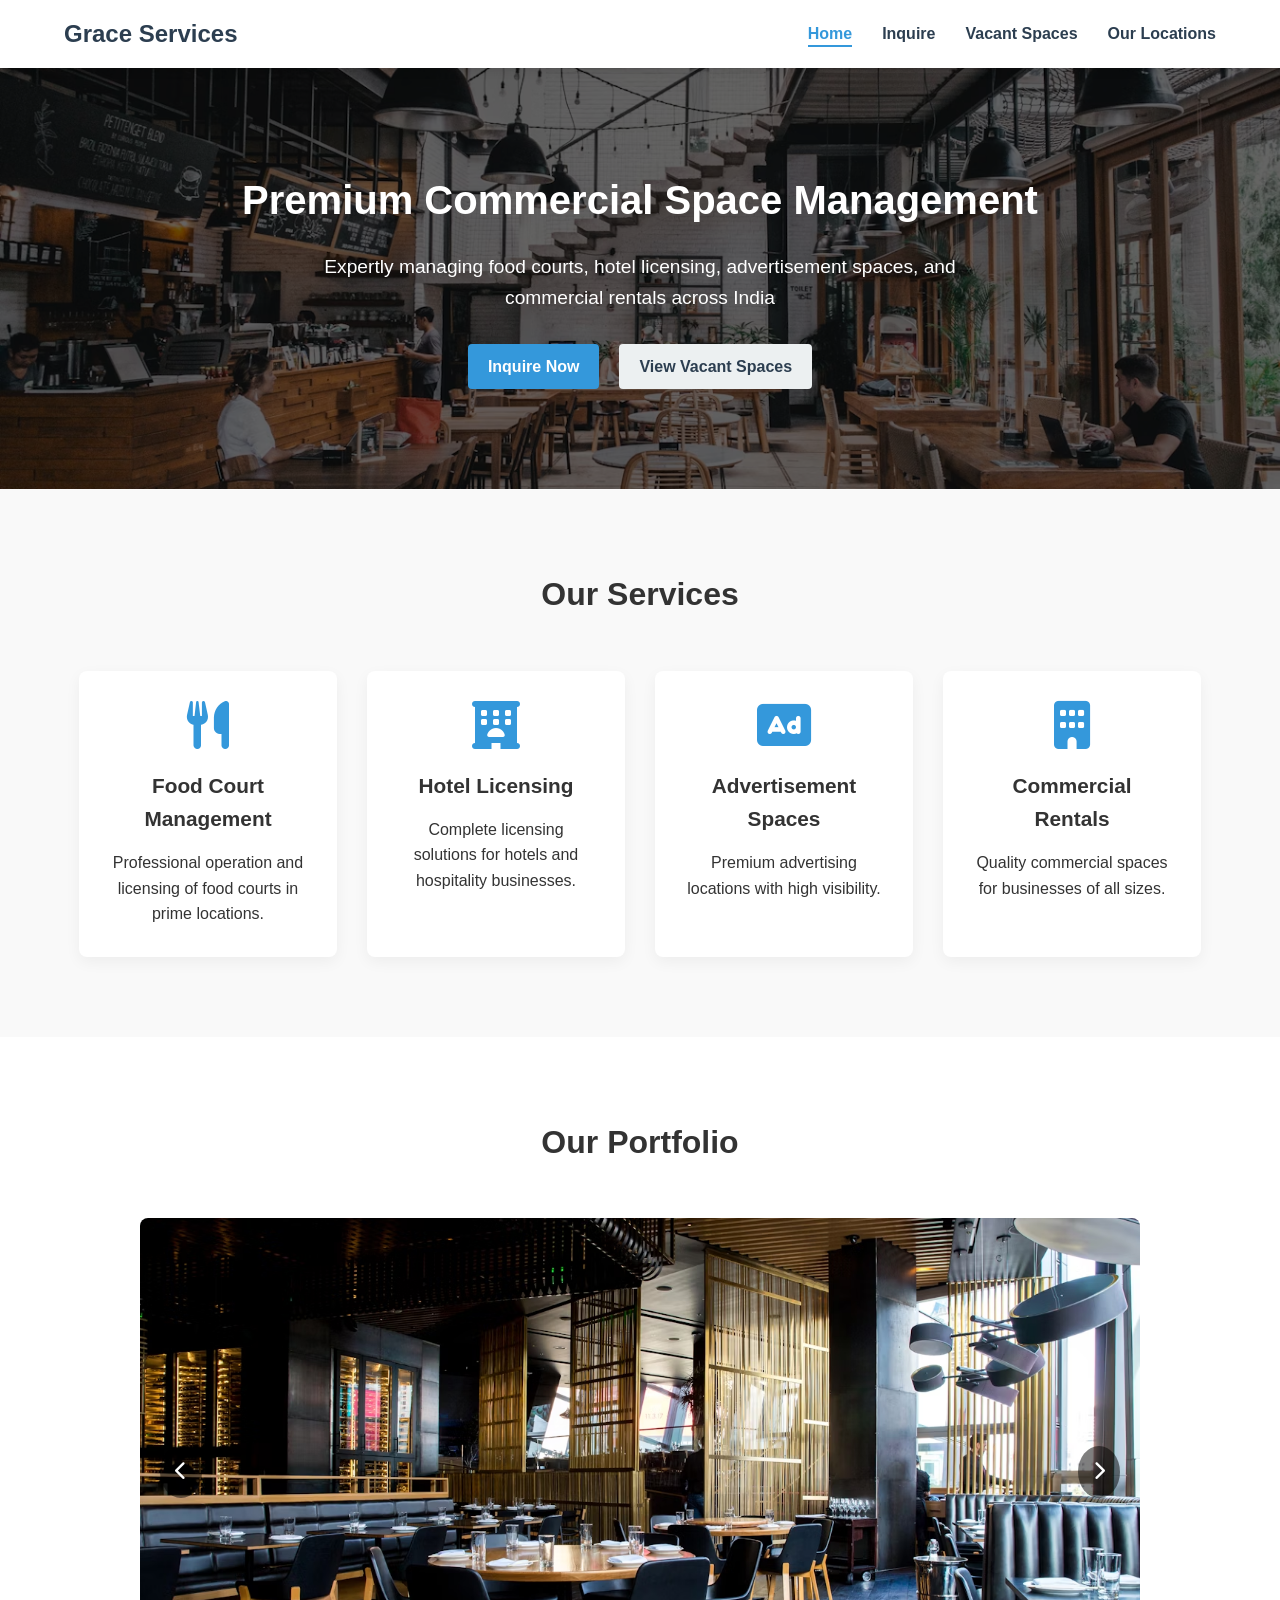
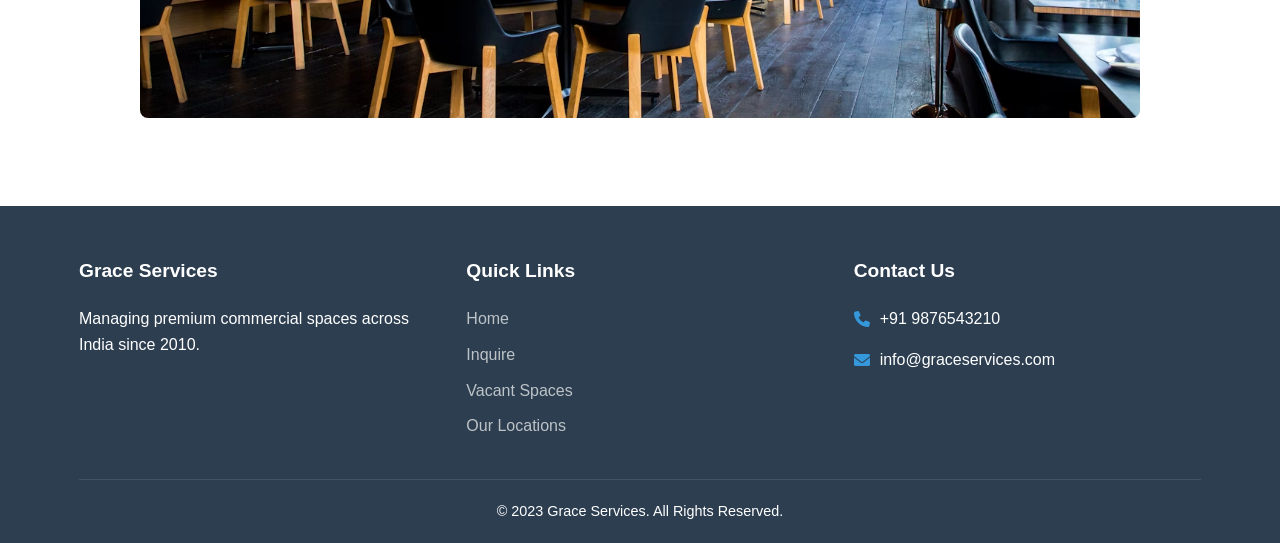
<file: grace-services/index.html>
<!DOCTYPE html>
<html lang="en">
<head>
    <meta charset="UTF-8">
    <meta name="viewport" content="width=device-width, initial-scale=1.0">
    <title>Grace Services | Food Courts, Hotel Licensing & Commercial Rentals</title>
    <link rel="stylesheet" href="css/style.css">
    <link rel="stylesheet" href="https://cdnjs.cloudflare.com/ajax/libs/font-awesome/6.0.0/css/all.min.css">
</head>
<body>
    <header>
        <div class="container">
            <div class="logo">
                <h1>Grace Services</h1>
            </div>
            <nav>
                <ul>
                    <li><a href="index.html" class="active">Home</a></li>
                    <li><a href="inquiry.html">Inquire</a></li>
                    <li><a href="vacancies.html">Vacant Spaces</a></li>
                    <li><a href="locations.html">Our Locations</a></li>
                </ul>
                <div class="mobile-menu">
                    <i class="fas fa-bars"></i>
                </div>
            </nav>
        </div>
    </header>

    <section class="hero">
        <div class="container">
            <h2>Premium Commercial Space Management</h2>
            <p>Expertly managing food courts, hotel licensing, advertisement spaces, and commercial rentals across India</p>
            <div class="cta-buttons">
                <a href="inquiry.html" class="btn primary">Inquire Now</a>
                <a href="vacancies.html" class="btn secondary">View Vacant Spaces</a>
            </div>
        </div>
    </section>

    <section class="services">
        <div class="container">
            <h2>Our Services</h2>
            <div class="service-grid">
                <div class="service-card">
                    <i class="fas fa-utensils"></i>
                    <h3>Food Court Management</h3>
                    <p>Professional operation and licensing of food courts in prime locations.</p>
                </div>
                <div class="service-card">
                    <i class="fas fa-hotel"></i>
                    <h3>Hotel Licensing</h3>
                    <p>Complete licensing solutions for hotels and hospitality businesses.</p>
                </div>
                <div class="service-card">
                    <i class="fas fa-ad"></i>
                    <h3>Advertisement Spaces</h3>
                    <p>Premium advertising locations with high visibility.</p>
                </div>
                <div class="service-card">
                    <i class="fas fa-building"></i>
                    <h3>Commercial Rentals</h3>
                    <p>Quality commercial spaces for businesses of all sizes.</p>
                </div>
            </div>
        </div>
    </section>

    <section class="gallery">
        <h2>Our Portfolio</h2>
        <div class="carousel">
            <div class="carousel-inner">
                <div class="carousel-item active">
                    <img src="images/food-court-1.jpg" alt="Food Court">
                </div>
                <div class="carousel-item">
                    <img src="images/hotel-1.jpg" alt="Hotel Space">
                </div>
                <div class="carousel-item">
                    <img src="images/ad-space-1.jpg" alt="Advertisement Space">
                </div>
                <div class="carousel-item">
                    <img src="images/commercial-1.jpg" alt="Commercial Rental">
                </div>
            </div>
            <button class="carousel-control prev"><i class="fas fa-chevron-left"></i></button>
            <button class="carousel-control next"><i class="fas fa-chevron-right"></i></button>
        </div>
    </section>

    <footer>
        <div class="container">
            <div class="footer-content">
                <div class="footer-section about">
                    <h3>Grace Services</h3>
                    <p>Managing premium commercial spaces across India since 2010.</p>
                </div>
                <div class="footer-section links">
                    <h3>Quick Links</h3>
                    <ul>
                        <li><a href="index.html">Home</a></li>
                        <li><a href="inquiry.html">Inquire</a></li>
                        <li><a href="vacancies.html">Vacant Spaces</a></li>
                        <li><a href="locations.html">Our Locations</a></li>
                    </ul>
                </div>
                <div class="footer-section contact">
                    <h3>Contact Us</h3>
                    <p><i class="fas fa-phone"></i> +91 9876543210</p>
                    <p><i class="fas fa-envelope"></i> info@graceservices.com</p>
                </div>
            </div>
            <div class="footer-bottom">
                <p>&copy; 2023 Grace Services. All Rights Reserved.</p>
            </div>
        </div>
    </footer>

    <script src="js/main.js"></script>
</body>
</html>
</file>
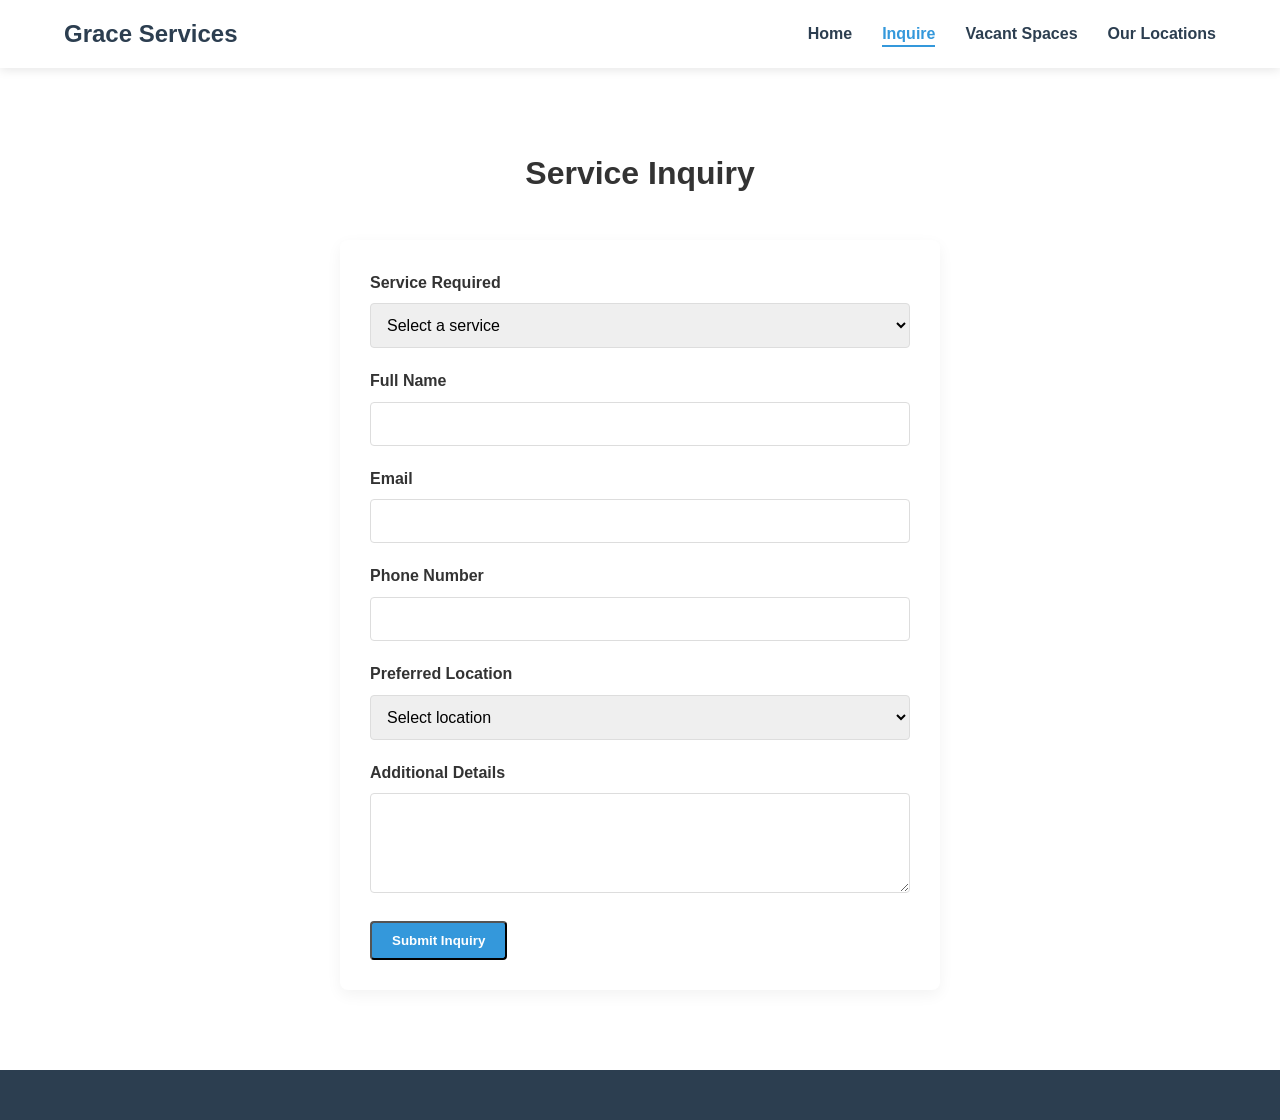
<file: grace-services/inquiry.html>
<!DOCTYPE html>
<html lang="en">
<head>
    <meta charset="UTF-8">
    <meta name="viewport" content="width=device-width, initial-scale=1.0">
    <title>Inquiry Form | Grace Services</title>
    <link rel="stylesheet" href="css/style.css">
    <link rel="stylesheet" href="https://cdnjs.cloudflare.com/ajax/libs/font-awesome/6.0.0/css/all.min.css">
</head>
<body>
    <header>
        <div class="container">
            <div class="logo">
                <h1>Grace Services</h1>
            </div>
            <nav>
                <ul>
                    <li><a href="index.html">Home</a></li>
                    <li><a href="inquiry.html" class="active">Inquire</a></li>
                    <li><a href="vacancies.html">Vacant Spaces</a></li>
                    <li><a href="locations.html">Our Locations</a></li>
                </ul>
                <div class="mobile-menu">
                    <i class="fas fa-bars"></i>
                </div>
            </nav>
        </div>
    </header>

    <section class="inquiry-form">
        <div class="container">
            <h2>Service Inquiry</h2>
            <form id="graceInquiryForm" action="php/submit-form.php" method="POST">
                <div class="form-group">
                    <label for="serviceType">Service Required</label>
                    <select id="serviceType" name="serviceType" required>
                        <option value="">Select a service</option>
                        <option value="Food Court License">Food Court License</option>
                        <option value="Hotel Space">Hotel Space</option>
                        <option value="Rental Space">Rental Space</option>
                        <option value="Advertisement">Advertisement</option>
                    </select>
                </div>
                
                <div class="form-group">
                    <label for="name">Full Name</label>
                    <input type="text" id="name" name="name" required>
                </div>
                
                <div class="form-group">
                    <label for="email">Email</label>
                    <input type="email" id="email" name="email" required>
                </div>
                
                <div class="form-group">
                    <label for="phone">Phone Number</label>
                    <input type="tel" id="phone" name="phone" required>
                </div>
                
                <div class="form-group">
                    <label for="location">Preferred Location</label>
                    <select id="location" name="location" required>
                        <option value="">Select location</option>
                        <option value="Delhi">Delhi</option>
                        <option value="Mumbai">Mumbai</option>
                        <option value="Bangalore">Bangalore</option>
                        <option value="Hyderabad">Hyderabad</option>
                        <option value="Chennai">Chennai</option>
                        <option value="Kolkata">Kolkata</option>
                        <option value="Other">Other</option>
                    </select>
                </div>
                
                <div class="form-group">
                    <label for="message">Additional Details</label>
                    <textarea id="message" name="message" rows="4"></textarea>
                </div>
                
                <button type="submit" class="btn primary">Submit Inquiry</button>
            </form>
        </div>
    </section>

    <footer>
        <!-- Same footer as index.html -->
    </footer>

    <script src="js/main.js"></script>
    <script>
        document.getElementById('graceInquiryForm').addEventListener('submit', function(e) {
            e.preventDefault();
            
            // Form data collection
            const formData = new FormData(this);
            const serviceType = formData.get('serviceType');
            
            // Submit via AJAX
            fetch(this.action, {
                method: 'POST',
                body: formData
            })
            .then(response => response.json())
            .then(data => {
                if(data.success) {
                    // Redirect to WhatsApp with pre-filled message
                    const whatsappMessage = `Hi, I have submitted an inquiry on your website for ${serviceType}. Please assist me further.`;
                    const whatsappUrl = `https://wa.me/919876543210?text=${encodeURIComponent(whatsappMessage)}`;
                    window.location.href = whatsappUrl;
                } else {
                    alert('There was an error submitting your form. Please try again.');
                }
            })
            .catch(error => {
                console.error('Error:', error);
                alert('There was an error submitting your form. Please try again.');
            });
        });
    </script>
</body>
</html>
</file>
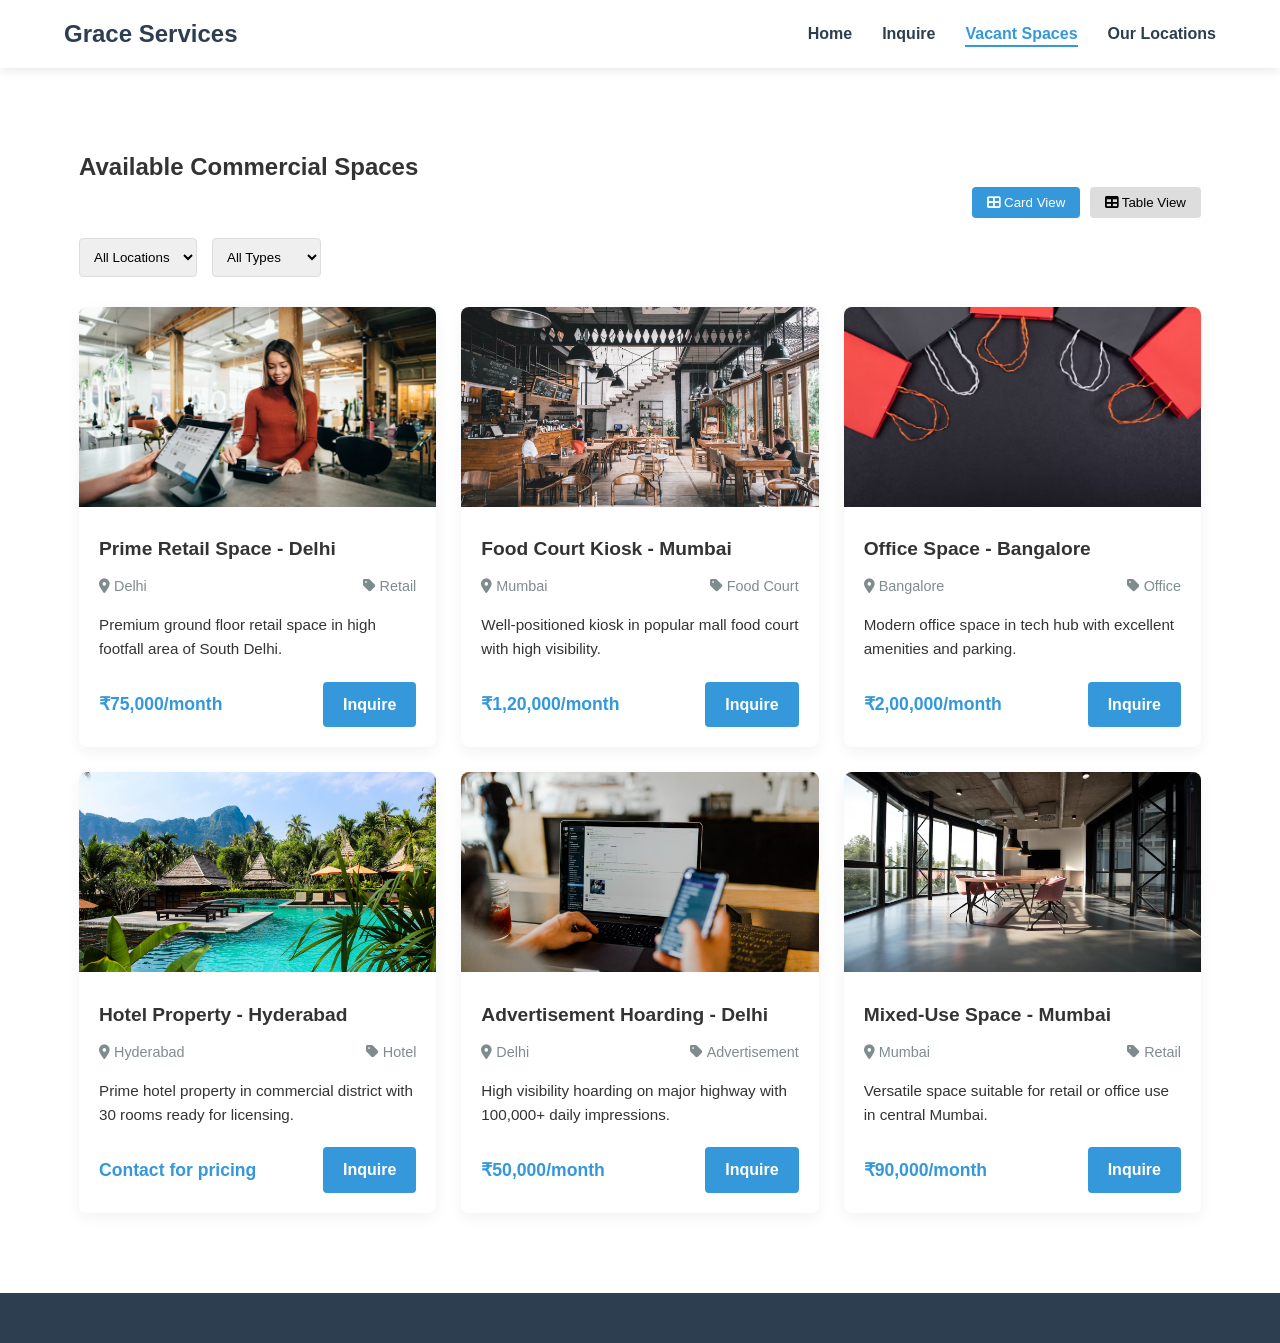
<file: grace-services/vacancies.html>
<!DOCTYPE html>
<html lang="en">
<head>
    <meta charset="UTF-8">
    <meta name="viewport" content="width=device-width, initial-scale=1.0">
    <title>Vacant Spaces | Grace Services</title>
    <link rel="stylesheet" href="css/style.css">
    <link rel="stylesheet" href="https://cdnjs.cloudflare.com/ajax/libs/font-awesome/6.0.0/css/all.min.css">
</head>
<body>
    <header>
        <div class="container">
            <div class="logo">
                <h1>Grace Services</h1>
            </div>
            <nav>
                <ul>
                    <li><a href="index.html">Home</a></li>
                    <li><a href="inquiry.html">Inquire</a></li>
                    <li><a href="vacancies.html" class="active">Vacant Spaces</a></li>
                    <li><a href="locations.html">Our Locations</a></li>
                </ul>
                <div class="mobile-menu">
                    <i class="fas fa-bars"></i>
                </div>
            </nav>
        </div>
    </header>

    <section class="vacancies">
        <div class="container">
            <h2>Available Commercial Spaces</h2>
            
            <div class="view-toggle">
                <button id="cardViewBtn" class="active"><i class="fas fa-th-large"></i> Card View</button>
                <button id="tableViewBtn"><i class="fas fa-table"></i> Table View</button>
            </div>
            
            <div class="filter-options">
                <select id="locationFilter">
                    <option value="">All Locations</option>
                    <option value="Delhi">Delhi</option>
                    <option value="Mumbai">Mumbai</option>
                    <option value="Bangalore">Bangalore</option>
                    <option value="Hyderabad">Hyderabad</option>
                </select>
                
                <select id="typeFilter">
                    <option value="">All Types</option>
                    <option value="Food Court">Food Court</option>
                    <option value="Hotel">Hotel</option>
                    <option value="Retail">Retail</option>
                    <option value="Office">Office</option>
                </select>
            </div>
            
            <div id="cardView" class="vacancies-grid">
                <!-- Cards will be loaded via JavaScript -->
            </div>
            
            <div id="tableView" class="vacancies-table" style="display: none;">
                <table>
                    <thead>
                        <tr>
                            <th>Property Name</th>
                            <th>Location</th>
                            <th>Type</th>
                            <th>Area (sq. ft.)</th>
                            <th>Action</th>
                        </tr>
                    </thead>
                    <tbody id="tableBody">
                        <!-- Table rows will be loaded via JavaScript -->
                    </tbody>
                </table>
            </div>
        </div>
    </section>

    <footer>
        <!-- Same footer as index.html -->
    </footer>

    <script src="js/vacancies.js"></script>
    <script src="js/main.js"></script>
</body>
</html>
</file>
<file: grace-services/css/style.css>
/* Global Styles */
:root {
    --primary-color: #2c3e50;
    --secondary-color: #3498db;
    --accent-color: #e74c3c;
    --light-color: #ecf0f1;
    --dark-color: #2c3e50;
    --text-color: #333;
    --text-light: #7f8c8d;
}

* {
    margin: 0;
    padding: 0;
    box-sizing: border-box;
}

body {
    font-family: 'Segoe UI', Tahoma, Geneva, Verdana, sans-serif;
    line-height: 1.6;
    color: var(--text-color);
}

.container {
    width: 90%;
    max-width: 1200px;
    margin: 0 auto;
    padding: 0 15px;
}

a {
    text-decoration: none;
    color: var(--primary-color);
}

.btn {
    display: inline-block;
    padding: 10px 20px;
    border-radius: 4px;
    font-weight: 600;
    transition: all 0.3s ease;
    text-align: center;
}

.btn.primary {
    background-color: var(--secondary-color);
    color: white;
}

.btn.primary:hover {
    background-color: #2980b9;
}

.btn.secondary {
    background-color: var(--light-color);
    color: var(--dark-color);
}

.btn.secondary:hover {
    background-color: #bdc3c7;
}

/* Header Styles */
header {
    background-color: white;
    box-shadow: 0 2px 10px rgba(0, 0, 0, 0.1);
    position: sticky;
    top: 0;
    z-index: 100;
}

header .container {
    display: flex;
    justify-content: space-between;
    align-items: center;
    padding: 15px 0;
}

.logo h1 {
    color: var(--primary-color);
    font-size: 24px;
}

nav ul {
    display: flex;
    list-style: none;
}

nav ul li {
    margin-left: 30px;
}

nav ul li a {
    font-weight: 600;
    padding: 5px 0;
    position: relative;
}

nav ul li a.active {
    color: var(--secondary-color);
}

nav ul li a:after {
    content: '';
    position: absolute;
    bottom: 0;
    left: 0;
    width: 0;
    height: 2px;
    background-color: var(--secondary-color);
    transition: width 0.3s ease;
}

nav ul li a:hover:after,
nav ul li a.active:after {
    width: 100%;
}

.mobile-menu {
    display: none;
    font-size: 24px;
    cursor: pointer;
}

/* Hero Section */
.hero {
    background: linear-gradient(rgba(0, 0, 0, 0.6), rgba(0, 0, 0, 0.6)), url('../images/hero-bg.jpg');
    background-size: cover;
    background-position: center;
    color: white;
    padding: 100px 0;
    text-align: center;
}

.hero h2 {
    font-size: 2.5rem;
    margin-bottom: 20px;
}

.hero p {
    font-size: 1.2rem;
    max-width: 700px;
    margin: 0 auto 30px;
}

.cta-buttons {
    display: flex;
    justify-content: center;
    gap: 20px;
}

/* Services Section */
.services {
    padding: 80px 0;
    background-color: #f9f9f9;
}

.services h2 {
    text-align: center;
    margin-bottom: 50px;
    font-size: 2rem;
}

.service-grid {
    display: grid;
    grid-template-columns: repeat(auto-fit, minmax(250px, 1fr));
    gap: 30px;
}

.service-card {
    background: white;
    padding: 30px;
    border-radius: 8px;
    box-shadow: 0 5px 15px rgba(0, 0, 0, 0.05);
    text-align: center;
    transition: transform 0.3s ease;
}

.service-card:hover {
    transform: translateY(-10px);
}

.service-card i {
    font-size: 3rem;
    color: var(--secondary-color);
    margin-bottom: 20px;
}

.service-card h3 {
    margin-bottom: 15px;
    font-size: 1.3rem;
}

/* Gallery/Carousel Section */
.gallery {
    padding: 80px 0;
}

.gallery h2 {
    text-align: center;
    margin-bottom: 50px;
    font-size: 2rem;
}

.carousel {
    position: relative;
    max-width: 1000px;
    margin: 0 auto;
    overflow: hidden;
}

.carousel-inner {
    display: flex;
    transition: transform 0.5s ease;
}

.carousel-item {
    min-width: 100%;
}

.carousel-item img {
    width: 100%;
    height: 500px;
    object-fit: cover;
    border-radius: 8px;
}

.carousel-control {
    position: absolute;
    top: 50%;
    transform: translateY(-50%);
    background: rgba(0, 0, 0, 0.5);
    color: white;
    border: none;
    padding: 15px;
    cursor: pointer;
    border-radius: 50%;
    font-size: 1.2rem;
    z-index: 10;
}

.carousel-control.prev {
    left: 20px;
}

.carousel-control.next {
    right: 20px;
}

/* Inquiry Form Styles */
.inquiry-form {
    padding: 80px 0;
}

.inquiry-form h2 {
    text-align: center;
    margin-bottom: 40px;
    font-size: 2rem;
}

form {
    max-width: 600px;
    margin: 0 auto;
    background: white;
    padding: 30px;
    border-radius: 8px;
    box-shadow: 0 5px 15px rgba(0, 0, 0, 0.05);
}

.form-group {
    margin-bottom: 20px;
}

.form-group label {
    display: block;
    margin-bottom: 8px;
    font-weight: 600;
}

.form-group input,
.form-group select,
.form-group textarea {
    width: 100%;
    padding: 12px;
    border: 1px solid #ddd;
    border-radius: 4px;
    font-family: inherit;
    font-size: 1rem;
}

.form-group textarea {
    resize: vertical;
    min-height: 100px;
}

/* Vacancies Page Styles */
.vacancies {
    padding: 80px 0;
}

.view-toggle {
    display: flex;
    justify-content: flex-end;
    margin-bottom: 20px;
    gap: 10px;
}

.view-toggle button {
    padding: 8px 15px;
    background: #ddd;
    border: none;
    border-radius: 4px;
    cursor: pointer;
}

.view-toggle button.active {
    background: var(--secondary-color);
    color: white;
}

.filter-options {
    display: flex;
    gap: 15px;
    margin-bottom: 30px;
}

.filter-options select {
    padding: 10px;
    border: 1px solid #ddd;
    border-radius: 4px;
}

.vacancies-grid {
    display: grid;
    grid-template-columns: repeat(auto-fill, minmax(300px, 1fr));
    gap: 25px;
}

.vacancy-card {
    background: white;
    border-radius: 8px;
    overflow: hidden;
    box-shadow: 0 5px 15px rgba(0, 0, 0, 0.05);
}

.vacancy-card img {
    width: 100%;
    height: 200px;
    object-fit: cover;
}

.vacancy-info {
    padding: 20px;
}

.vacancy-info h3 {
    margin-bottom: 10px;
    font-size: 1.2rem;
}

.vacancy-meta {
    display: flex;
    justify-content: space-between;
    margin-bottom: 15px;
    color: var(--text-light);
    font-size: 0.9rem;
}

.vacancy-desc {
    margin-bottom: 20px;
    font-size: 0.95rem;
}

.vacancy-actions {
    display: flex;
    justify-content: space-between;
    align-items: center;
}

.price {
    font-weight: bold;
    color: var(--secondary-color);
    font-size: 1.1rem;
}

.vacancies-table {
    width: 100%;
    border-collapse: collapse;
    margin-top: 20px;
}

.vacancies-table th,
.vacancies-table td {
    padding: 12px 15px;
    text-align: left;
    border-bottom: 1px solid #ddd;
}

.vacancies-table th {
    background-color: #f5f5f5;
    font-weight: 600;
}

.vacancies-table tr:hover {
    background-color: #f9f9f9;
}

/* Locations Map Styles */
.locations-map {
    padding: 80px 0;
}

.locations-map h2 {
    text-align: center;
    margin-bottom: 40px;
    font-size: 2rem;
}

#map {
    height: 500px;
    width: 100%;
    border-radius: 8px;
    margin-bottom: 40px;
    box-shadow: 0 5px 15px rgba(0, 0, 0, 0.05);
}

.locations-list h3 {
    margin-bottom: 20px;
    font-size: 1.5rem;
}

.location-items {
    display: grid;
    grid-template-columns: repeat(auto-fill, minmax(300px, 1fr));
    gap: 20px;
}

.location-item {
    background: white;
    padding: 20px;
    border-radius: 8px;
    box-shadow: 0 5px 15px rgba(0, 0, 0, 0.05);
    cursor: pointer;
    transition: all 0.3s ease;
}

.location-item:hover {
    transform: translateY(-5px);
    box-shadow: 0 8px 20px rgba(0, 0, 0, 0.1);
}

.location-item h4 {
    margin-bottom: 10px;
    color: var(--secondary-color);
}

.location-item p {
    margin-bottom: 8px;
    font-size: 0.9rem;
}

.location-item i {
    margin-right: 8px;
    color: var(--text-light);
}

/* Footer Styles */
footer {
    background-color: var(--dark-color);
    color: white;
    padding: 50px 0 0;
}

.footer-content {
    display: grid;
    grid-template-columns: repeat(auto-fit, minmax(250px, 1fr));
    gap: 40px;
    margin-bottom: 30px;
}

.footer-section h3 {
    margin-bottom: 20px;
    font-size: 1.2rem;
}

.footer-section.about p {
    margin-bottom: 20px;
}

.footer-section.links ul {
    list-style: none;
}

.footer-section.links li {
    margin-bottom: 10px;
}

.footer-section.links a {
    color: #bdc3c7;
    transition: color 0.3s ease;
}

.footer-section.links a:hover {
    color: white;
}

.footer-section.contact p {
    margin-bottom: 15px;
    display: flex;
    align-items: center;
}

.footer-section.contact i {
    margin-right: 10px;
    color: var(--secondary-color);
}

.footer-bottom {
    text-align: center;
    padding: 20px 0;
    border-top: 1px solid rgba(255, 255, 255, 0.1);
    font-size: 0.9rem;
}

/* Responsive Styles */
@media (max-width: 768px) {
    nav ul {
        display: none;
        position: absolute;
        top: 70px;
        left: 0;
        width: 100%;
        background: white;
        flex-direction: column;
        padding: 20px 0;
        box-shadow: 0 5px 10px rgba(0, 0, 0, 0.1);
    }
    
    nav ul.show {
        display: flex;
    }
    
    nav ul li {
        margin: 0;
        padding: 10px 20px;
    }
    
    .mobile-menu {
        display: block;
    }
    
    .hero h2 {
        font-size: 2rem;
    }
    
    .cta-buttons {
        flex-direction: column;
        gap: 15px;
    }
    
    .carousel-item img {
        height: 300px;
    }
}

@media (max-width: 480px) {
    .hero {
        padding: 80px 0;
    }
    
    .hero h2 {
        font-size: 1.8rem;
    }
    
    .filter-options {
        flex-direction: column;
    }
}
</file>
